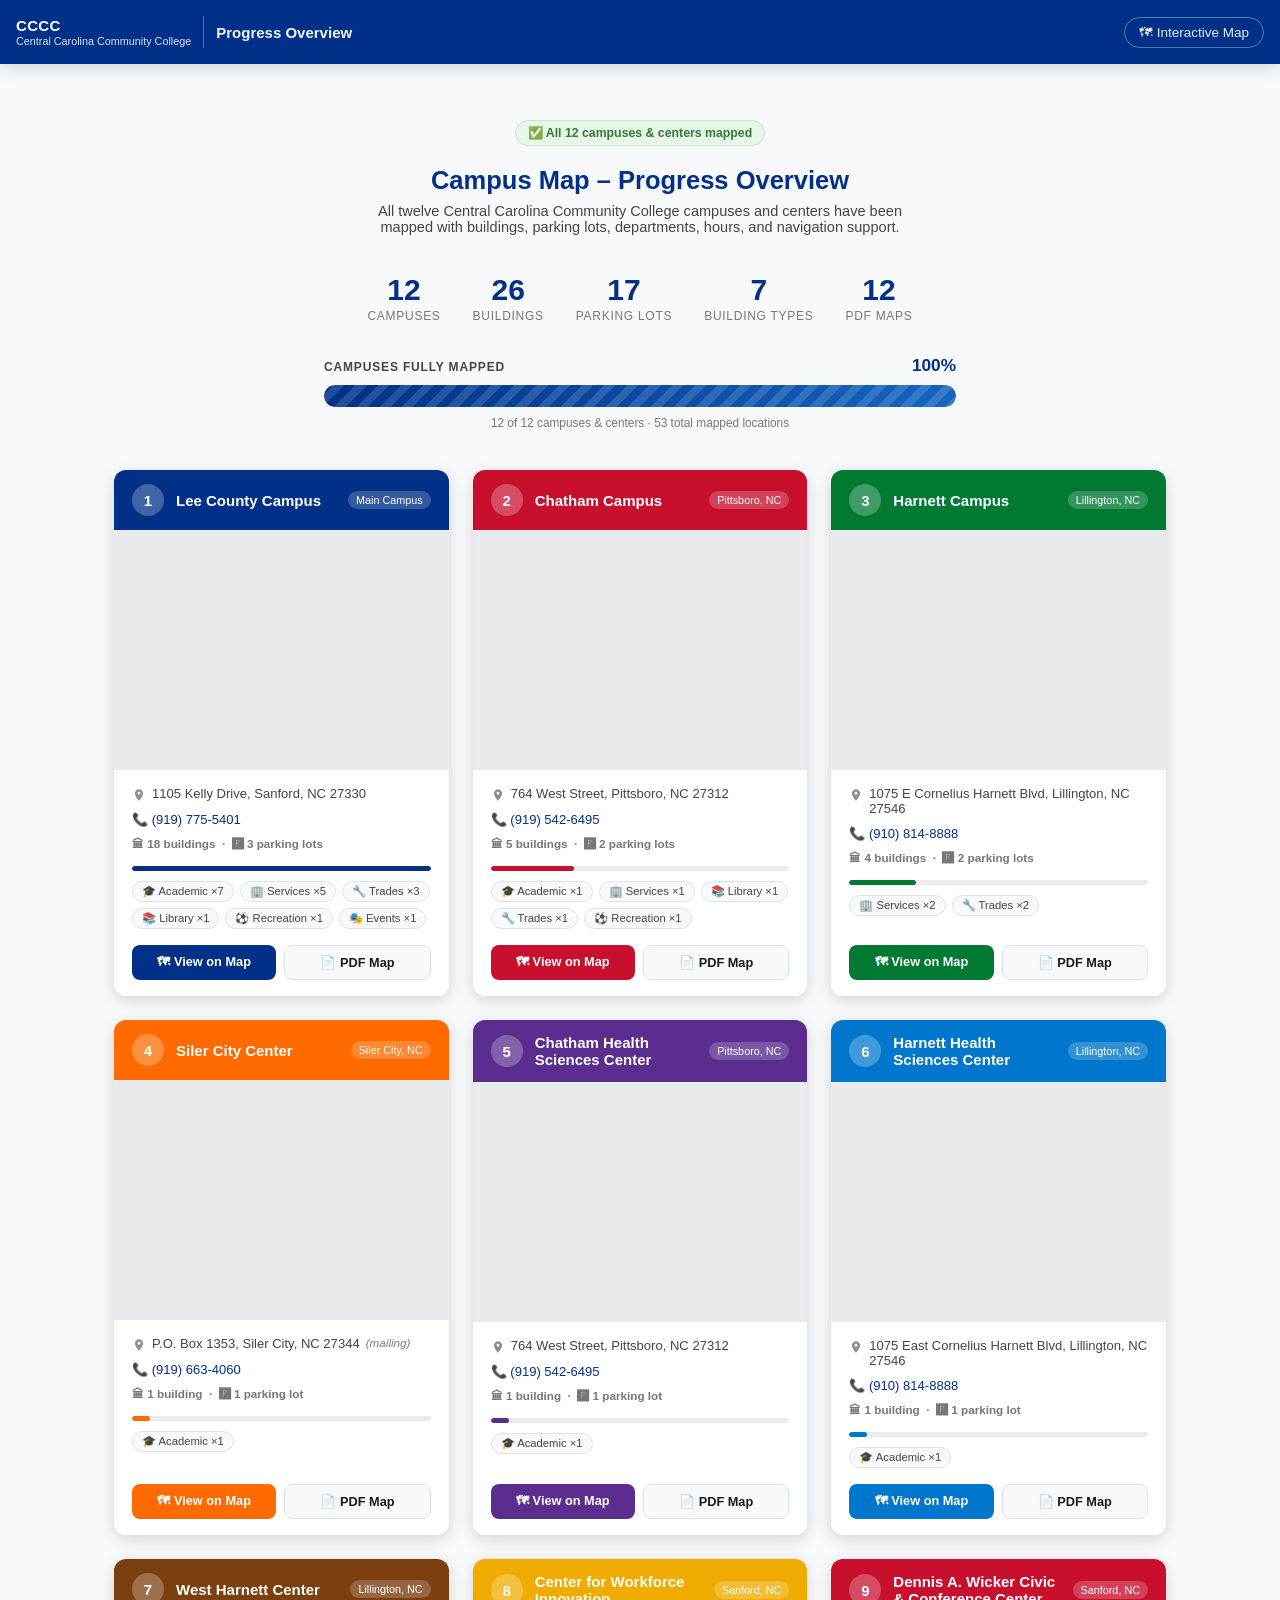
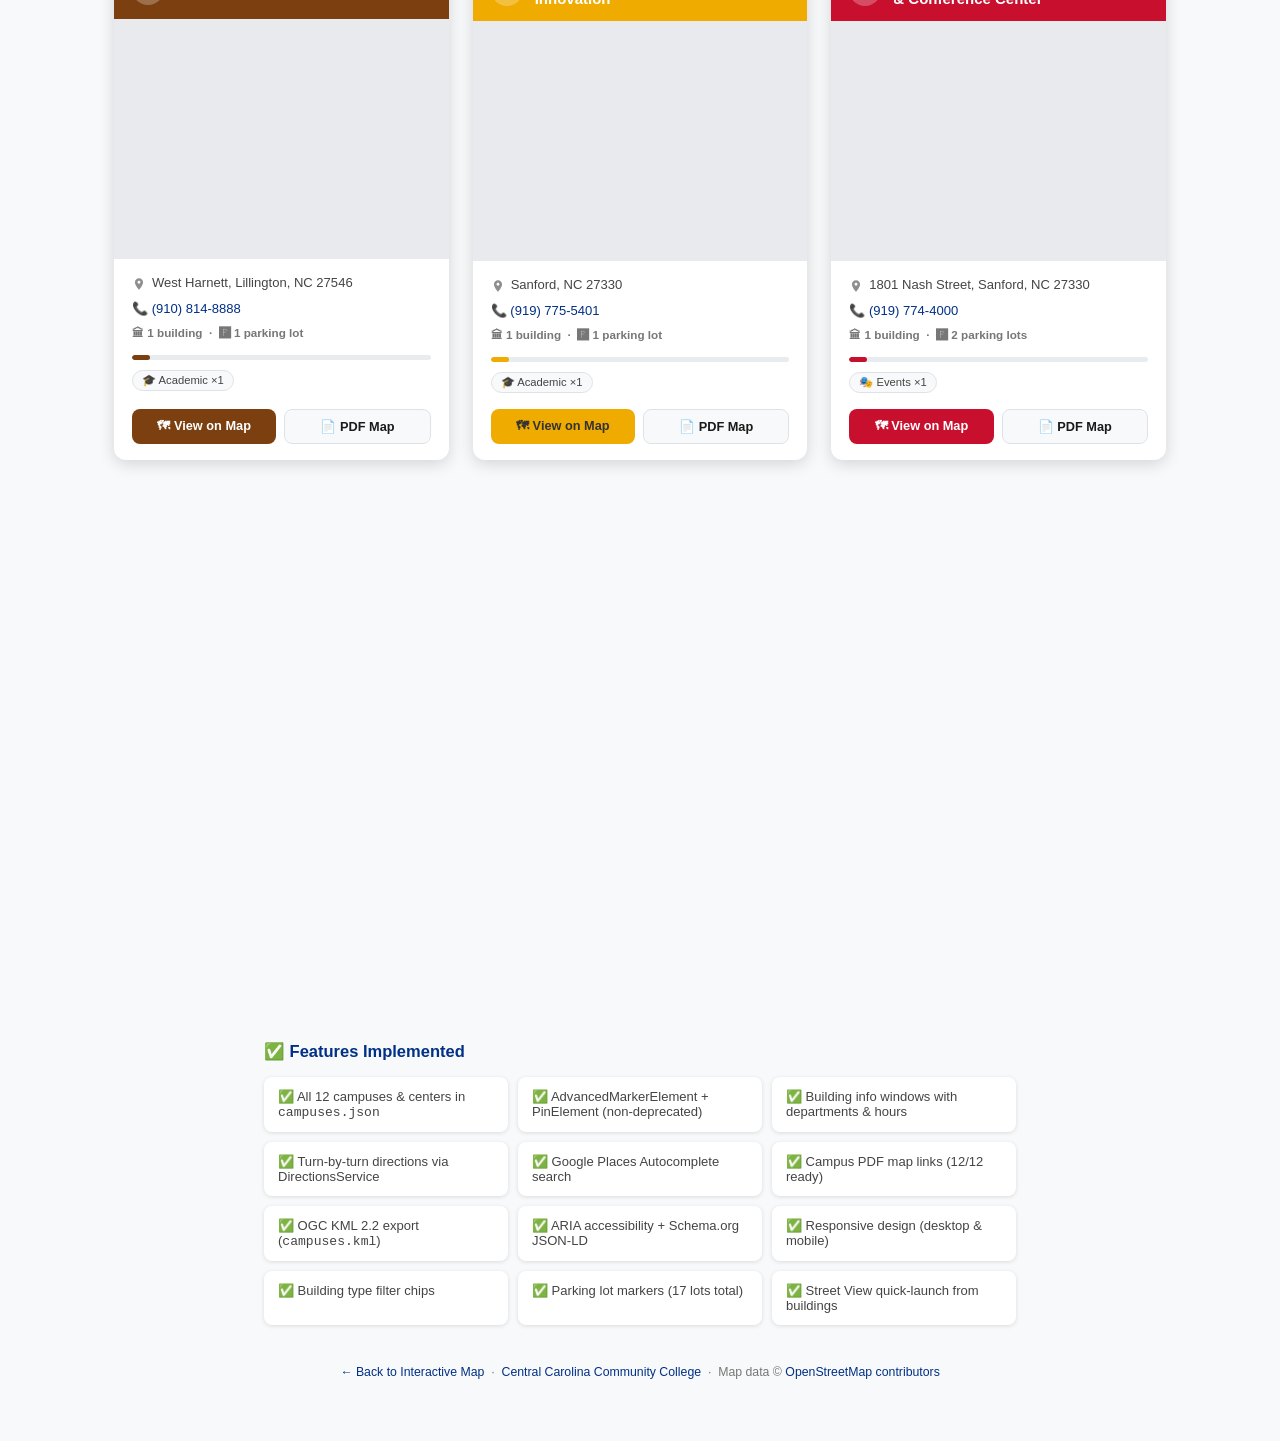
<file: progress.html>
<!DOCTYPE html>
<html lang="en">
<head>
  <meta charset="UTF-8" />
  <meta name="viewport" content="width=device-width, initial-scale=1.0" />
  <meta name="description"
        content="Progress overview of the CCCC Campus Map project – all twelve campuses and centers at a glance." />
  <title>CCCC Campus Map – Progress Overview</title>
  <link rel="stylesheet" href="css/styles.css" />
  <style>
    /* ── Progress page styles ─────────────────────────────── */

    /* Page body sits below the fixed header */
    .progress-body {
      padding-top: calc(var(--header-h) + 24px);
      padding-bottom: 48px;
      background: var(--bg-light);
      min-height: 100%;
    }

    /* Back-to-map link in header */
    .header-back-link {
      margin-left: auto;
      color: rgba(255,255,255,0.9);
      text-decoration: none;
      font-size: 0.9rem;
      font-weight: 500;
      padding: 7px 14px;
      border: 1px solid rgba(255,255,255,0.35);
      border-radius: 20px;
      white-space: nowrap;
      transition: background 0.2s;
    }
    .header-back-link:hover {
      background: rgba(255,255,255,0.18);
    }

    /* Page header text */
    .progress-hero {
      text-align: center;
      padding: 32px 16px 24px;
    }
    .progress-hero h1 {
      font-size: 1.7rem;
      font-weight: 700;
      color: var(--cccc-blue);
      margin-bottom: 8px;
    }
    .progress-hero p {
      color: var(--text-mid);
      font-size: 0.97rem;
      max-width: 540px;
      margin: 0 auto;
    }

    /* Stats bar */
    .progress-stats {
      display: flex;
      justify-content: center;
      gap: 32px;
      flex-wrap: wrap;
      padding: 16px 16px 32px;
    }
    .stat-item {
      text-align: center;
    }
    .stat-number {
      font-size: 2rem;
      font-weight: 800;
      color: var(--cccc-blue);
      line-height: 1;
    }
    .stat-label {
      font-size: 0.8rem;
      color: var(--text-light);
      margin-top: 4px;
      text-transform: uppercase;
      letter-spacing: 0.06em;
    }

    /* Campus grid */
    .campus-grid {
      display: grid;
      grid-template-columns: repeat(3, 1fr);
      gap: 24px;
      max-width: 1100px;
      margin: 0 auto;
      padding: 0 24px;
    }

    @media (max-width: 900px) {
      .campus-grid {
        grid-template-columns: repeat(2, 1fr);
      }
    }

    @media (max-width: 700px) {
      .campus-grid {
        grid-template-columns: 1fr;
        padding: 0 12px;
      }
    }

    /* Individual campus card */
    .campus-card {
      background: var(--bg-white);
      border-radius: 12px;
      box-shadow: var(--shadow-md);
      overflow: hidden;
      display: flex;
      flex-direction: column;
      transition: box-shadow 0.2s, transform 0.2s;
    }
    .campus-card:hover {
      box-shadow: var(--shadow-lg);
      transform: translateY(-2px);
    }

    /* Coloured top bar */
    .card-header {
      display: flex;
      align-items: center;
      gap: 12px;
      padding: 14px 18px;
      color: #fff;
    }
    .card-campus-number {
      width: 32px;
      height: 32px;
      border-radius: 50%;
      background: rgba(255,255,255,0.25);
      display: flex;
      align-items: center;
      justify-content: center;
      font-weight: 800;
      font-size: 1rem;
      flex-shrink: 0;
    }
    .card-campus-name {
      font-size: 1rem;
      font-weight: 700;
      flex: 1;
    }
    .card-campus-tag {
      font-size: 0.72rem;
      background: rgba(255,255,255,0.2);
      padding: 3px 8px;
      border-radius: 10px;
      white-space: nowrap;
    }

    /* Embedded map */
    .card-map {
      width: 100%;
      height: 240px;
      border: none;
      display: block;
      background: #e8eaed;
    }

    /* Card body */
    .card-body {
      padding: 16px 18px;
      flex: 1;
      display: flex;
      flex-direction: column;
      gap: 10px;
    }

    .card-address {
      font-size: 0.87rem;
      color: var(--text-mid);
      display: flex;
      align-items: flex-start;
      gap: 6px;
    }
    .card-address svg {
      flex-shrink: 0;
      margin-top: 2px;
      opacity: 0.6;
    }

    .card-phone {
      font-size: 0.87rem;
      color: var(--text-mid);
    }
    .card-phone a {
      color: var(--cccc-blue);
      text-decoration: none;
    }
    .card-phone a:hover { text-decoration: underline; }

    /* Building type chips */
    .card-types {
      display: flex;
      flex-wrap: wrap;
      gap: 6px;
    }
    .type-chip {
      font-size: 0.75rem;
      padding: 3px 9px;
      border-radius: 12px;
      background: var(--bg-light);
      border: 1px solid var(--border);
      color: var(--text-mid);
      white-space: nowrap;
    }

    /* Card footer actions */
    .card-actions {
      display: flex;
      gap: 8px;
      margin-top: auto;
      padding-top: 6px;
    }
    .card-btn {
      flex: 1;
      padding: 9px 10px;
      border-radius: 8px;
      font-size: 0.85rem;
      font-weight: 600;
      text-align: center;
      text-decoration: none;
      cursor: pointer;
      border: none;
      transition: opacity 0.15s;
    }
    .card-btn:hover { opacity: 0.85; }
    .card-btn-primary {
      color: #fff;
    }
    .card-btn-secondary {
      background: var(--bg-light);
      border: 1px solid var(--border);
      color: var(--text-dark);
    }

    /* Buildings badge */
    .card-building-count {
      font-size: 0.78rem;
      font-weight: 600;
      color: var(--text-light);
      display: flex;
      align-items: center;
      gap: 4px;
    }

    /* Progress footer */
    .progress-footer {
      text-align: center;
      padding: 40px 16px 16px;
      color: var(--text-light);
      font-size: 0.82rem;
    }
    .progress-footer a {
      color: var(--cccc-blue);
      text-decoration: none;
    }
    .progress-footer a:hover { text-decoration: underline; }

    /* Completion badge */
    .completion-badge {
      display: inline-flex;
      align-items: center;
      gap: 6px;
      background: #e8f5e9;
      color: #2e7d32;
      font-size: 0.82rem;
      font-weight: 600;
      padding: 5px 12px;
      border-radius: 16px;
      border: 1px solid #c8e6c9;
      margin-bottom: 20px;
    }

    /* ── Overall completion bar ──────────────────────── */
    .overall-progress {
      max-width: 680px;
      margin: 0 auto 40px;
      padding: 0 24px;
    }
    .overall-progress-label {
      display: flex;
      justify-content: space-between;
      align-items: baseline;
      font-size: 0.8rem;
      font-weight: 600;
      color: var(--text-mid);
      text-transform: uppercase;
      letter-spacing: 0.07em;
      margin-bottom: 9px;
    }
    .overall-progress-label .pct-value {
      font-size: 1.15rem;
      font-weight: 800;
      color: var(--cccc-blue);
      text-transform: none;
      letter-spacing: 0;
    }
    .overall-bar-track {
      height: 22px;
      background: #e9ecef;
      border-radius: 11px;
      overflow: hidden;
    }
    .overall-bar-fill {
      height: 100%;
      width: 0;
      background: linear-gradient(90deg, var(--cccc-blue) 0%, #1565c0 100%);
      border-radius: 11px;
      position: relative;
      transition: width 1.9s cubic-bezier(0.22, 0.61, 0.36, 1);
    }
    .overall-bar-fill::after {
      content: '';
      position: absolute;
      inset: 0;
      background: repeating-linear-gradient(
        -45deg,
        rgba(255,255,255,0.14) 0,
        rgba(255,255,255,0.14) 8px,
        transparent 8px,
        transparent 16px
      );
    }
    .overall-bar-sub {
      text-align: center;
      font-size: 0.79rem;
      color: var(--text-light);
      margin-top: 9px;
    }

    /* ── Per-campus building mini-bar ────────────────── */
    .building-bar-track {
      height: 5px;
      background: #e9ecef;
      border-radius: 3px;
      overflow: hidden;
      margin-top: 6px;
    }
    .building-bar-fill {
      height: 100%;
      width: 0;
      border-radius: 3px;
      transition: width 1.3s cubic-bezier(0.22, 0.61, 0.36, 1);
    }

    /* ── Card entrance animation ─────────────────────── */
    .campus-card {
      opacity: 0;
      translate: 0 18px;
      transition: box-shadow 0.2s, transform 0.2s, opacity 0.4s ease, translate 0.4s ease;
    }
    .campus-card.card-in {
      opacity: 1;
      translate: 0 0;
    }
    /* Keep hover working once card is visible */
    .campus-card.card-in:hover {
      box-shadow: var(--shadow-lg);
      transform: translateY(-2px);
    }
  </style>
</head>

<body>
  <!-- ── HEADER ──────────────────────────────────────────── -->
  <header id="header" role="banner">
    <a class="logo-wrap" href="https://www.cccc.edu" target="_blank"
       rel="noopener noreferrer" aria-label="Central Carolina Community College website">
      <div class="logo-text">
        <strong>CCCC</strong>
        <span>Central Carolina Community College</span>
      </div>
    </a>

    <div class="header-sep" aria-hidden="true"></div>
    <span class="header-title">Progress Overview</span>

    <a class="header-back-link" href="index.html" aria-label="Open the interactive campus map">
      🗺 Interactive Map
    </a>
  </header>

  <!-- ── PAGE CONTENT ────────────────────────────────────── -->
  <div class="progress-body">

    <div class="progress-hero">
      <div class="completion-badge" role="status">
        ✅ All 12 campuses &amp; centers mapped
      </div>
      <h1>Campus Map – Progress Overview</h1>
      <p>
        All twelve Central Carolina Community College campuses and centers have been mapped
        with buildings, parking lots, departments, hours, and navigation support.
      </p>
    </div>

    <!-- Summary stats -->
    <div class="progress-stats" aria-label="Project summary statistics">
      <div class="stat-item">
        <div class="stat-number">12</div>
        <div class="stat-label">Campuses</div>
      </div>
      <div class="stat-item">
        <div class="stat-number">26</div>
        <div class="stat-label">Buildings</div>
      </div>
      <div class="stat-item">
        <div class="stat-number">17</div>
        <div class="stat-label">Parking Lots</div>
      </div>
      <div class="stat-item">
        <div class="stat-number">7</div>
        <div class="stat-label">Building Types</div>
      </div>
      <div class="stat-item">
        <div class="stat-number">12</div>
        <div class="stat-label">PDF Maps</div>
      </div>
    </div>

    <!-- Overall completion bar -->
    <div class="overall-progress" aria-label="Overall mapping completion">
      <div class="overall-progress-label">
        Campuses fully mapped
        <span class="pct-value" id="overall-pct">100%</span>
      </div>
      <div class="overall-bar-track"
           role="progressbar"
           aria-valuenow="100"
           aria-valuemin="0"
           aria-valuemax="100"
           aria-label="100% of campuses mapped">
        <div class="overall-bar-fill" id="overall-bar"></div>
      </div>
      <div class="overall-bar-sub" id="overall-bar-sub"></div>
    </div>

    <!-- 2×2 campus grid -->
    <div class="campus-grid" role="list" aria-label="All CCCC campuses">

      <!-- ── 1. Lee County Campus ─────────────────────── -->
      <article class="campus-card" role="listitem" aria-label="Lee County Campus">
        <div class="card-header" style="background:#003087">
          <div class="card-campus-number" aria-hidden="true">1</div>
          <div class="card-campus-name">Lee County Campus</div>
          <span class="card-campus-tag">Main Campus</span>
        </div>

        <iframe
          class="card-map"
          loading="lazy"
          allowfullscreen
          referrerpolicy="no-referrer-when-downgrade"
          src="https://maps.google.com/maps?q=35.4796,-79.1894&z=17&output=embed"
          title="Lee County Campus map – Sanford, NC"
          aria-label="Google Map showing Lee County Campus in Sanford, NC">
        </iframe>

        <div class="card-body">
          <div class="card-address">
            <svg width="14" height="14" viewBox="0 0 24 24" fill="currentColor" aria-hidden="true">
              <path d="M12 2C8.13 2 5 5.13 5 9c0 5.25 7 13 7 13s7-7.75 7-13c0-3.87-3.13-7-7-7zm0 9.5c-1.38 0-2.5-1.12-2.5-2.5s1.12-2.5 2.5-2.5 2.5 1.12 2.5 2.5-1.12 2.5-2.5 2.5z"/>
            </svg>
            1105 Kelly Drive, Sanford, NC 27330
          </div>
          <div class="card-phone">
            📞 <a href="tel:9197755401">(919) 775-5401</a>
          </div>
          <div class="card-building-count">
            🏛 18 buildings &nbsp;·&nbsp; 🅿 3 parking lots
          </div>
          <div class="card-types" aria-label="Building types at Lee County Campus">
            <span class="type-chip">🎓 Academic ×7</span>
            <span class="type-chip">🏢 Services ×5</span>
            <span class="type-chip">🔧 Trades ×3</span>
            <span class="type-chip">📚 Library ×1</span>
            <span class="type-chip">⚽ Recreation ×1</span>
            <span class="type-chip">🎭 Events ×1</span>
          </div>
          <div class="card-actions">
            <a class="card-btn card-btn-primary"
               style="background:#003087"
               href="index.html#lee"
               aria-label="View Lee County Campus in interactive map">
              🗺 View on Map
            </a>
            <a class="card-btn card-btn-secondary"
               href="data/pdfs/lee-campus-map.pdf"
               target="_blank"
               rel="noopener noreferrer"
               aria-label="Open Lee County Campus PDF map">
              📄 PDF Map
            </a>
          </div>
        </div>
      </article>

      <!-- ── 2. Chatham Campus ─────────────────────────── -->
      <article class="campus-card" role="listitem" aria-label="Chatham Campus">
        <div class="card-header" style="background:#C8102E">
          <div class="card-campus-number" aria-hidden="true">2</div>
          <div class="card-campus-name">Chatham Campus</div>
          <span class="card-campus-tag">Pittsboro, NC</span>
        </div>

        <iframe
          class="card-map"
          loading="lazy"
          allowfullscreen
          referrerpolicy="no-referrer-when-downgrade"
          src="https://maps.google.com/maps?q=35.7233,-79.1770&z=17&output=embed"
          title="Chatham Campus map – Pittsboro, NC"
          aria-label="Google Map showing Chatham Campus in Pittsboro, NC">
        </iframe>

        <div class="card-body">
          <div class="card-address">
            <svg width="14" height="14" viewBox="0 0 24 24" fill="currentColor" aria-hidden="true">
              <path d="M12 2C8.13 2 5 5.13 5 9c0 5.25 7 13 7 13s7-7.75 7-13c0-3.87-3.13-7-7-7zm0 9.5c-1.38 0-2.5-1.12-2.5-2.5s1.12-2.5 2.5-2.5 2.5 1.12 2.5 2.5-1.12 2.5-2.5 2.5z"/>
            </svg>
            764 West Street, Pittsboro, NC 27312
          </div>
          <div class="card-phone">
            📞 <a href="tel:9195426495">(919) 542-6495</a>
          </div>
          <div class="card-building-count">
            🏛 5 buildings &nbsp;·&nbsp; 🅿 2 parking lots
          </div>
          <div class="card-types" aria-label="Building types at Chatham Campus">
            <span class="type-chip">🎓 Academic ×1</span>
            <span class="type-chip">🏢 Services ×1</span>
            <span class="type-chip">📚 Library ×1</span>
            <span class="type-chip">🔧 Trades ×1</span>
            <span class="type-chip">⚽ Recreation ×1</span>
          </div>
          <div class="card-actions">
            <a class="card-btn card-btn-primary"
               style="background:#C8102E"
               href="index.html#chatham"
               aria-label="View Chatham Campus in interactive map">
              🗺 View on Map
            </a>
            <a class="card-btn card-btn-secondary"
               href="data/pdfs/chatham-campus-map.pdf"
               target="_blank"
               rel="noopener noreferrer"
               aria-label="Open Chatham Campus PDF map">
              📄 PDF Map
            </a>
          </div>
        </div>
      </article>

      <!-- ── 3. Harnett Campus ─────────────────────────── -->
      <article class="campus-card" role="listitem" aria-label="Harnett Campus">
        <div class="card-header" style="background:#007A33">
          <div class="card-campus-number" aria-hidden="true">3</div>
          <div class="card-campus-name">Harnett Campus</div>
          <span class="card-campus-tag">Lillington, NC</span>
        </div>

        <iframe
          class="card-map"
          loading="lazy"
          allowfullscreen
          referrerpolicy="no-referrer-when-downgrade"
          src="https://maps.google.com/maps?q=35.3979,-78.8143&z=17&output=embed"
          title="Harnett Campus map – Lillington, NC"
          aria-label="Google Map showing Harnett Campus in Lillington, NC">
        </iframe>

        <div class="card-body">
          <div class="card-address">
            <svg width="14" height="14" viewBox="0 0 24 24" fill="currentColor" aria-hidden="true">
              <path d="M12 2C8.13 2 5 5.13 5 9c0 5.25 7 13 7 13s7-7.75 7-13c0-3.87-3.13-7-7-7zm0 9.5c-1.38 0-2.5-1.12-2.5-2.5s1.12-2.5 2.5-2.5 2.5 1.12 2.5 2.5-1.12 2.5-2.5 2.5z"/>
            </svg>
            1075 E Cornelius Harnett Blvd, Lillington, NC 27546
          </div>
          <div class="card-phone">
            📞 <a href="tel:9108148888">(910) 814-8888</a>
          </div>
          <div class="card-building-count">
            🏛 4 buildings &nbsp;·&nbsp; 🅿 2 parking lots
          </div>
          <div class="card-types" aria-label="Building types at Harnett Campus">
            <span class="type-chip">🏢 Services ×2</span>
            <span class="type-chip">🔧 Trades ×2</span>
          </div>
          <div class="card-actions">
            <a class="card-btn card-btn-primary"
               style="background:#007A33"
               href="index.html#harnett"
               aria-label="View Harnett Campus in interactive map">
              🗺 View on Map
            </a>
            <a class="card-btn card-btn-secondary"
               href="data/pdfs/harnett-campus-map.pdf"
               target="_blank"
               rel="noopener noreferrer"
               aria-label="Open Harnett Campus PDF map">
              📄 PDF Map
            </a>
          </div>
        </div>
      </article>

      <!-- ── 4. Siler City Center ───────────────────────── -->
      <article class="campus-card" role="listitem" aria-label="Siler City Center">
        <div class="card-header" style="background:#FF6B00">
          <div class="card-campus-number" aria-hidden="true">4</div>
          <div class="card-campus-name">Siler City Center</div>
          <span class="card-campus-tag">Siler City, NC</span>
        </div>

        <iframe
          class="card-map"
          loading="lazy"
          allowfullscreen
          referrerpolicy="no-referrer-when-downgrade"
          src="https://maps.google.com/maps?q=35.7248,-79.4644&z=17&output=embed"
          title="Siler City Center map – Siler City, NC"
          aria-label="Google Map showing Siler City Center in Siler City, NC">
        </iframe>

        <div class="card-body">
          <div class="card-address">
            <svg width="14" height="14" viewBox="0 0 24 24" fill="currentColor" aria-hidden="true">
              <path d="M12 2C8.13 2 5 5.13 5 9c0 5.25 7 13 7 13s7-7.75 7-13c0-3.87-3.13-7-7-7zm0 9.5c-1.38 0-2.5-1.12-2.5-2.5s1.12-2.5 2.5-2.5 2.5 1.12 2.5 2.5-1.12 2.5-2.5 2.5z"/>
            </svg>
            P.O. Box 1353, Siler City, NC 27344 <em style="font-size:0.78rem;opacity:0.7">(mailing)</em>
          </div>
          <div class="card-phone">
            📞 <a href="tel:9196634060">(919) 663-4060</a>
          </div>
          <div class="card-building-count">
            🏛 1 building &nbsp;·&nbsp; 🅿 1 parking lot
          </div>
          <div class="card-types" aria-label="Building types at Siler City Center">
            <span class="type-chip">🎓 Academic ×1</span>
          </div>
          <div class="card-actions">
            <a class="card-btn card-btn-primary"
               style="background:#FF6B00"
               href="index.html#siler-city"
               aria-label="View Siler City Center in interactive map">
              🗺 View on Map
            </a>
            <a class="card-btn card-btn-secondary"
               href="data/pdfs/siler-city-campus-map.pdf"
               target="_blank"
               rel="noopener noreferrer"
               aria-label="Open Siler City Center PDF map">
              📄 PDF Map
            </a>
          </div>
        </div>
      </article>

      <!-- ── 5. Chatham Health Sciences Center ──────────── -->
      <article class="campus-card" role="listitem" aria-label="Chatham Health Sciences Center">
        <div class="card-header" style="background:#5B2D8E">
          <div class="card-campus-number" aria-hidden="true">5</div>
          <div class="card-campus-name">Chatham Health Sciences Center</div>
          <span class="card-campus-tag">Pittsboro, NC</span>
        </div>

        <iframe
          class="card-map"
          loading="lazy"
          allowfullscreen
          referrerpolicy="no-referrer-when-downgrade"
          src="https://maps.google.com/maps?q=35.7225,-79.1758&z=17&output=embed"
          title="Chatham Health Sciences Center map – Pittsboro, NC"
          aria-label="Google Map showing Chatham Health Sciences Center in Pittsboro, NC">
        </iframe>

        <div class="card-body">
          <div class="card-address">
            <svg width="14" height="14" viewBox="0 0 24 24" fill="currentColor" aria-hidden="true">
              <path d="M12 2C8.13 2 5 5.13 5 9c0 5.25 7 13 7 13s7-7.75 7-13c0-3.87-3.13-7-7-7zm0 9.5c-1.38 0-2.5-1.12-2.5-2.5s1.12-2.5 2.5-2.5 2.5 1.12 2.5 2.5-1.12 2.5-2.5 2.5z"/>
            </svg>
            764 West Street, Pittsboro, NC 27312
          </div>
          <div class="card-phone">
            📞 <a href="tel:9195426495">(919) 542-6495</a>
          </div>
          <div class="card-building-count">
            🏛 1 building &nbsp;·&nbsp; 🅿 1 parking lot
          </div>
          <div class="card-types" aria-label="Building types at Chatham Health Sciences Center">
            <span class="type-chip">🎓 Academic ×1</span>
          </div>
          <div class="card-actions">
            <a class="card-btn card-btn-primary"
               style="background:#5B2D8E"
               href="index.html#chatham-health-sciences"
               aria-label="View Chatham Health Sciences Center in interactive map">
              🗺 View on Map
            </a>
            <a class="card-btn card-btn-secondary"
               href="data/pdfs/chatham-health-sciences-campus-map.pdf"
               target="_blank"
               rel="noopener noreferrer"
               aria-label="Open Chatham Health Sciences Center PDF map">
              📄 PDF Map
            </a>
          </div>
        </div>
      </article>

      <!-- ── 6. Harnett Health Sciences Center ──────────── -->
      <article class="campus-card" role="listitem" aria-label="Harnett Health Sciences Center">
        <div class="card-header" style="background:#0077CC">
          <div class="card-campus-number" aria-hidden="true">6</div>
          <div class="card-campus-name">Harnett Health Sciences Center</div>
          <span class="card-campus-tag">Lillington, NC</span>
        </div>

        <iframe
          class="card-map"
          loading="lazy"
          allowfullscreen
          referrerpolicy="no-referrer-when-downgrade"
          src="https://maps.google.com/maps?q=35.3968,-78.8158&z=17&output=embed"
          title="Harnett Health Sciences Center map – Lillington, NC"
          aria-label="Google Map showing Harnett Health Sciences Center in Lillington, NC">
        </iframe>

        <div class="card-body">
          <div class="card-address">
            <svg width="14" height="14" viewBox="0 0 24 24" fill="currentColor" aria-hidden="true">
              <path d="M12 2C8.13 2 5 5.13 5 9c0 5.25 7 13 7 13s7-7.75 7-13c0-3.87-3.13-7-7-7zm0 9.5c-1.38 0-2.5-1.12-2.5-2.5s1.12-2.5 2.5-2.5 2.5 1.12 2.5 2.5-1.12 2.5-2.5 2.5z"/>
            </svg>
            1075 East Cornelius Harnett Blvd, Lillington, NC 27546
          </div>
          <div class="card-phone">
            📞 <a href="tel:9108148888">(910) 814-8888</a>
          </div>
          <div class="card-building-count">
            🏛 1 building &nbsp;·&nbsp; 🅿 1 parking lot
          </div>
          <div class="card-types" aria-label="Building types at Harnett Health Sciences Center">
            <span class="type-chip">🎓 Academic ×1</span>
          </div>
          <div class="card-actions">
            <a class="card-btn card-btn-primary"
               style="background:#0077CC"
               href="index.html#harnett-health-sciences"
               aria-label="View Harnett Health Sciences Center in interactive map">
              🗺 View on Map
            </a>
            <a class="card-btn card-btn-secondary"
               href="data/pdfs/harnett-health-sciences-campus-map.pdf"
               target="_blank"
               rel="noopener noreferrer"
               aria-label="Open Harnett Health Sciences Center PDF map">
              📄 PDF Map
            </a>
          </div>
        </div>
      </article>

      <!-- ── 7. West Harnett Center ──────────────────────── -->
      <article class="campus-card" role="listitem" aria-label="West Harnett Center">
        <div class="card-header" style="background:#7C4010">
          <div class="card-campus-number" aria-hidden="true">7</div>
          <div class="card-campus-name">West Harnett Center</div>
          <span class="card-campus-tag">Lillington, NC</span>
        </div>

        <iframe
          class="card-map"
          loading="lazy"
          allowfullscreen
          referrerpolicy="no-referrer-when-downgrade"
          src="https://maps.google.com/maps?q=35.3800,-78.8400&z=16&output=embed"
          title="West Harnett Center map – Lillington, NC"
          aria-label="Google Map showing West Harnett Center in Lillington, NC">
        </iframe>

        <div class="card-body">
          <div class="card-address">
            <svg width="14" height="14" viewBox="0 0 24 24" fill="currentColor" aria-hidden="true">
              <path d="M12 2C8.13 2 5 5.13 5 9c0 5.25 7 13 7 13s7-7.75 7-13c0-3.87-3.13-7-7-7zm0 9.5c-1.38 0-2.5-1.12-2.5-2.5s1.12-2.5 2.5-2.5 2.5 1.12 2.5 2.5-1.12 2.5-2.5 2.5z"/>
            </svg>
            West Harnett, Lillington, NC 27546
          </div>
          <div class="card-phone">
            📞 <a href="tel:9108148888">(910) 814-8888</a>
          </div>
          <div class="card-building-count">
            🏛 1 building &nbsp;·&nbsp; 🅿 1 parking lot
          </div>
          <div class="card-types" aria-label="Building types at West Harnett Center">
            <span class="type-chip">🎓 Academic ×1</span>
          </div>
          <div class="card-actions">
            <a class="card-btn card-btn-primary"
               style="background:#7C4010"
               href="index.html#west-harnett"
               aria-label="View West Harnett Center in interactive map">
              🗺 View on Map
            </a>
            <a class="card-btn card-btn-secondary"
               href="data/pdfs/west-harnett-campus-map.pdf"
               target="_blank"
               rel="noopener noreferrer"
               aria-label="Open West Harnett Center PDF map">
              📄 PDF Map
            </a>
          </div>
        </div>
      </article>

      <!-- ── 8. Center for Workforce Innovation ─────────── -->
      <article class="campus-card" role="listitem" aria-label="Center for Workforce Innovation">
        <div class="card-header" style="background:#F0AB00">
          <div class="card-campus-number" aria-hidden="true">8</div>
          <div class="card-campus-name">Center for Workforce Innovation</div>
          <span class="card-campus-tag">Sanford, NC</span>
        </div>

        <iframe
          class="card-map"
          loading="lazy"
          allowfullscreen
          referrerpolicy="no-referrer-when-downgrade"
          src="https://maps.google.com/maps?q=35.4740,-79.1825&z=17&output=embed"
          title="Center for Workforce Innovation map – Sanford, NC"
          aria-label="Google Map showing Center for Workforce Innovation in Sanford, NC">
        </iframe>

        <div class="card-body">
          <div class="card-address">
            <svg width="14" height="14" viewBox="0 0 24 24" fill="currentColor" aria-hidden="true">
              <path d="M12 2C8.13 2 5 5.13 5 9c0 5.25 7 13 7 13s7-7.75 7-13c0-3.87-3.13-7-7-7zm0 9.5c-1.38 0-2.5-1.12-2.5-2.5s1.12-2.5 2.5-2.5 2.5 1.12 2.5 2.5-1.12 2.5-2.5 2.5z"/>
            </svg>
            Sanford, NC 27330
          </div>
          <div class="card-phone">
            📞 <a href="tel:9197755401">(919) 775-5401</a>
          </div>
          <div class="card-building-count">
            🏛 1 building &nbsp;·&nbsp; 🅿 1 parking lot
          </div>
          <div class="card-types" aria-label="Building types at Center for Workforce Innovation">
            <span class="type-chip">🎓 Academic ×1</span>
          </div>
          <div class="card-actions">
            <a class="card-btn card-btn-primary"
               style="background:#F0AB00;color:#333"
               href="index.html#workforce-innovation"
               aria-label="View Center for Workforce Innovation in interactive map">
              🗺 View on Map
            </a>
            <a class="card-btn card-btn-secondary"
               href="data/pdfs/center-for-workforce-innovation-campus-map.pdf"
               target="_blank"
               rel="noopener noreferrer"
               aria-label="Open Center for Workforce Innovation PDF map">
              📄 PDF Map
            </a>
          </div>
        </div>
      </article>

      <!-- ── 9. Dennis A. Wicker Civic & Conference Center ─ -->
      <article class="campus-card" role="listitem" aria-label="Dennis A. Wicker Civic and Conference Center">
        <div class="card-header" style="background:#C8102E">
          <div class="card-campus-number" aria-hidden="true">9</div>
          <div class="card-campus-name">Dennis A. Wicker Civic &amp; Conference Center</div>
          <span class="card-campus-tag">Sanford, NC</span>
        </div>

        <iframe
          class="card-map"
          loading="lazy"
          allowfullscreen
          referrerpolicy="no-referrer-when-downgrade"
          src="https://maps.google.com/maps?q=35.4760,-79.1843&z=17&output=embed"
          title="Dennis A. Wicker Civic and Conference Center map – Sanford, NC"
          aria-label="Google Map showing Dennis A. Wicker Civic and Conference Center in Sanford, NC">
        </iframe>

        <div class="card-body">
          <div class="card-address">
            <svg width="14" height="14" viewBox="0 0 24 24" fill="currentColor" aria-hidden="true">
              <path d="M12 2C8.13 2 5 5.13 5 9c0 5.25 7 13 7 13s7-7.75 7-13c0-3.87-3.13-7-7-7zm0 9.5c-1.38 0-2.5-1.12-2.5-2.5s1.12-2.5 2.5-2.5 2.5 1.12 2.5 2.5-1.12 2.5-2.5 2.5z"/>
            </svg>
            1801 Nash Street, Sanford, NC 27330
          </div>
          <div class="card-phone">
            📞 <a href="tel:9197744000">(919) 774-4000</a>
          </div>
          <div class="card-building-count">
            🏛 1 building &nbsp;·&nbsp; 🅿 2 parking lots
          </div>
          <div class="card-types" aria-label="Building types at Dennis A. Wicker Civic and Conference Center">
            <span class="type-chip">🎭 Events ×1</span>
          </div>
          <div class="card-actions">
            <a class="card-btn card-btn-primary"
               style="background:#C8102E"
               href="index.html#dennis-wicker"
               aria-label="View Dennis A. Wicker Civic and Conference Center in interactive map">
              🗺 View on Map
            </a>
            <a class="card-btn card-btn-secondary"
               href="data/pdfs/dennis-a-wicker-civic-conference-campus-map.pdf"
               target="_blank"
               rel="noopener noreferrer"
               aria-label="Open Dennis A. Wicker Civic and Conference Center PDF map">
              📄 PDF Map
            </a>
          </div>
        </div>
      </article>

      <!-- ── 10. Emergency Services Training Center ──────── -->
      <article class="campus-card" role="listitem" aria-label="Emergency Services Training Center">
        <div class="card-header" style="background:#CC3300">
          <div class="card-campus-number" aria-hidden="true">10</div>
          <div class="card-campus-name">Emergency Services Training Center</div>
          <span class="card-campus-tag">Harnett County, NC</span>
        </div>

        <iframe
          class="card-map"
          loading="lazy"
          allowfullscreen
          referrerpolicy="no-referrer-when-downgrade"
          src="https://maps.google.com/maps?q=35.3810,-78.8050&z=16&output=embed"
          title="Emergency Services Training Center map – Harnett County, NC"
          aria-label="Google Map showing Emergency Services Training Center in Harnett County, NC">
        </iframe>

        <div class="card-body">
          <div class="card-address">
            <svg width="14" height="14" viewBox="0 0 24 24" fill="currentColor" aria-hidden="true">
              <path d="M12 2C8.13 2 5 5.13 5 9c0 5.25 7 13 7 13s7-7.75 7-13c0-3.87-3.13-7-7-7zm0 9.5c-1.38 0-2.5-1.12-2.5-2.5s1.12-2.5 2.5-2.5 2.5 1.12 2.5 2.5-1.12 2.5-2.5 2.5z"/>
            </svg>
            Harnett County, NC 27546
          </div>
          <div class="card-phone">
            📞 <a href="tel:9108148888">(910) 814-8888</a>
          </div>
          <div class="card-building-count">
            🏛 1 building &nbsp;·&nbsp; 🅿 1 parking lot
          </div>
          <div class="card-types" aria-label="Building types at Emergency Services Training Center">
            <span class="type-chip">🎓 Academic ×1</span>
          </div>
          <div class="card-actions">
            <a class="card-btn card-btn-primary"
               style="background:#CC3300"
               href="index.html#emergency-services-training"
               aria-label="View Emergency Services Training Center in interactive map">
              🗺 View on Map
            </a>
            <a class="card-btn card-btn-secondary"
               href="data/pdfs/emergency-services-training-campus-map.pdf"
               target="_blank"
               rel="noopener noreferrer"
               aria-label="Open Emergency Services Training Center PDF map">
              📄 PDF Map
            </a>
          </div>
        </div>
      </article>

      <!-- ── 11. Dunn Center ─────────────────────────────── -->
      <article class="campus-card" role="listitem" aria-label="Dunn Center">
        <div class="card-header" style="background:#003087">
          <div class="card-campus-number" aria-hidden="true">11</div>
          <div class="card-campus-name">Dunn Center</div>
          <span class="card-campus-tag">Dunn, NC</span>
        </div>

        <iframe
          class="card-map"
          loading="lazy"
          allowfullscreen
          referrerpolicy="no-referrer-when-downgrade"
          src="https://maps.google.com/maps?q=35.3133,-78.6190&z=16&output=embed"
          title="Dunn Center map – Dunn, NC"
          aria-label="Google Map showing Dunn Center in Dunn, NC">
        </iframe>

        <div class="card-body">
          <div class="card-address">
            <svg width="14" height="14" viewBox="0 0 24 24" fill="currentColor" aria-hidden="true">
              <path d="M12 2C8.13 2 5 5.13 5 9c0 5.25 7 13 7 13s7-7.75 7-13c0-3.87-3.13-7-7-7zm0 9.5c-1.38 0-2.5-1.12-2.5-2.5s1.12-2.5 2.5-2.5 2.5 1.12 2.5 2.5-1.12 2.5-2.5 2.5z"/>
            </svg>
            Dunn, NC 28334
          </div>
          <div class="card-phone">
            📞 <a href="tel:9108148888">(910) 814-8888</a>
          </div>
          <div class="card-building-count">
            🏛 1 building &nbsp;·&nbsp; 🅿 1 parking lot
          </div>
          <div class="card-types" aria-label="Building types at Dunn Center">
            <span class="type-chip">🎓 Academic ×1</span>
          </div>
          <div class="card-actions">
            <a class="card-btn card-btn-primary"
               style="background:#003087"
               href="index.html#dunn"
               aria-label="View Dunn Center in interactive map">
              🗺 View on Map
            </a>
            <a class="card-btn card-btn-secondary"
               href="data/pdfs/dunn-campus-map.pdf"
               target="_blank"
               rel="noopener noreferrer"
               aria-label="Open Dunn Center PDF map">
              📄 PDF Map
            </a>
          </div>
        </div>
      </article>

      <!-- ── 12. Moore Center ────────────────────────────── -->
      <article class="campus-card" role="listitem" aria-label="Moore Center">
        <div class="card-header" style="background:#007A33">
          <div class="card-campus-number" aria-hidden="true">12</div>
          <div class="card-campus-name">Moore Center</div>
          <span class="card-campus-tag">Carthage, NC</span>
        </div>

        <iframe
          class="card-map"
          loading="lazy"
          allowfullscreen
          referrerpolicy="no-referrer-when-downgrade"
          src="https://maps.google.com/maps?q=35.3501,-79.4128&z=16&output=embed"
          title="Moore Center map – Carthage, NC"
          aria-label="Google Map showing Moore Center in Carthage, NC">
        </iframe>

        <div class="card-body">
          <div class="card-address">
            <svg width="14" height="14" viewBox="0 0 24 24" fill="currentColor" aria-hidden="true">
              <path d="M12 2C8.13 2 5 5.13 5 9c0 5.25 7 13 7 13s7-7.75 7-13c0-3.87-3.13-7-7-7zm0 9.5c-1.38 0-2.5-1.12-2.5-2.5s1.12-2.5 2.5-2.5 2.5 1.12 2.5 2.5-1.12 2.5-2.5 2.5z"/>
            </svg>
            Carthage, NC 28327
          </div>
          <div class="card-phone">
            📞 <a href="tel:9109473931">(910) 947-3931</a>
          </div>
          <div class="card-building-count">
            🏛 1 building &nbsp;·&nbsp; 🅿 1 parking lot
          </div>
          <div class="card-types" aria-label="Building types at Moore Center">
            <span class="type-chip">🎓 Academic ×1</span>
          </div>
          <div class="card-actions">
            <a class="card-btn card-btn-primary"
               style="background:#007A33"
               href="index.html#moore"
               aria-label="View Moore Center in interactive map">
              🗺 View on Map
            </a>
            <a class="card-btn card-btn-secondary"
               href="data/pdfs/moore-campus-map.pdf"
               target="_blank"
               rel="noopener noreferrer"
               aria-label="Open Moore Center PDF map">
              📄 PDF Map
            </a>
          </div>
        </div>
      </article>

    </div><!-- /campus-grid -->

    <!-- Feature checklist -->
    <section aria-labelledby="features-heading"
             style="max-width:800px;margin:40px auto 0;padding:0 24px;">
      <h2 id="features-heading"
          style="font-size:1.1rem;color:var(--cccc-blue);margin-bottom:16px;font-weight:700;">
        ✅ Features Implemented
      </h2>
      <div style="display:grid;grid-template-columns:repeat(auto-fit,minmax(220px,1fr));gap:10px;">
        <div style="background:#fff;border-radius:8px;padding:12px 14px;box-shadow:var(--shadow-sm);font-size:0.87rem;color:var(--text-mid);">
          ✅ All 12 campuses &amp; centers in <code>campuses.json</code>
        </div>
        <div style="background:#fff;border-radius:8px;padding:12px 14px;box-shadow:var(--shadow-sm);font-size:0.87rem;color:var(--text-mid);">
          ✅ AdvancedMarkerElement + PinElement (non-deprecated)
        </div>
        <div style="background:#fff;border-radius:8px;padding:12px 14px;box-shadow:var(--shadow-sm);font-size:0.87rem;color:var(--text-mid);">
          ✅ Building info windows with departments &amp; hours
        </div>
        <div style="background:#fff;border-radius:8px;padding:12px 14px;box-shadow:var(--shadow-sm);font-size:0.87rem;color:var(--text-mid);">
          ✅ Turn-by-turn directions via DirectionsService
        </div>
        <div style="background:#fff;border-radius:8px;padding:12px 14px;box-shadow:var(--shadow-sm);font-size:0.87rem;color:var(--text-mid);">
          ✅ Google Places Autocomplete search
        </div>
        <div style="background:#fff;border-radius:8px;padding:12px 14px;box-shadow:var(--shadow-sm);font-size:0.87rem;color:var(--text-mid);">
          ✅ Campus PDF map links (12/12 ready)
        </div>
        <div style="background:#fff;border-radius:8px;padding:12px 14px;box-shadow:var(--shadow-sm);font-size:0.87rem;color:var(--text-mid);">
          ✅ OGC KML 2.2 export (<code>campuses.kml</code>)
        </div>
        <div style="background:#fff;border-radius:8px;padding:12px 14px;box-shadow:var(--shadow-sm);font-size:0.87rem;color:var(--text-mid);">
          ✅ ARIA accessibility + Schema.org JSON-LD
        </div>
        <div style="background:#fff;border-radius:8px;padding:12px 14px;box-shadow:var(--shadow-sm);font-size:0.87rem;color:var(--text-mid);">
          ✅ Responsive design (desktop &amp; mobile)
        </div>
        <div style="background:#fff;border-radius:8px;padding:12px 14px;box-shadow:var(--shadow-sm);font-size:0.87rem;color:var(--text-mid);">
          ✅ Building type filter chips
        </div>
        <div style="background:#fff;border-radius:8px;padding:12px 14px;box-shadow:var(--shadow-sm);font-size:0.87rem;color:var(--text-mid);">
          ✅ Parking lot markers (17 lots total)
        </div>
        <div style="background:#fff;border-radius:8px;padding:12px 14px;box-shadow:var(--shadow-sm);font-size:0.87rem;color:var(--text-mid);">
          ✅ Street View quick-launch from buildings
        </div>
      </div>
    </section>

    <footer class="progress-footer" role="contentinfo">
      <p>
        <a href="index.html">← Back to Interactive Map</a>
        &nbsp;·&nbsp;
        <a href="https://www.cccc.edu" target="_blank" rel="noopener noreferrer">
          Central Carolina Community College
        </a>
        &nbsp;·&nbsp;
        Map data © <a href="https://www.openstreetmap.org/copyright"
                      target="_blank" rel="noopener noreferrer">OpenStreetMap contributors</a>
      </p>
    </footer>

  </div><!-- /progress-body -->

  <script>
    /* ── Progress page animations ───────────────────────── */
    (function () {
      'use strict';

      var MAX_BUILDINGS = 1; /* computed dynamically below */

      /* 1 ── Animate stat counter numbers (0 → target) */
      function animateCounters() {
        var counters = document.querySelectorAll('.stat-number');
        counters.forEach(function (el) {
          var target = parseInt(el.textContent, 10);
          if (!isFinite(target)) return;
          var startTime = null;
          var duration = 1100;
          el.textContent = '0';
          function step(ts) {
            if (!startTime) startTime = ts;
            var progress = Math.min((ts - startTime) / duration, 1);
            var eased = 1 - Math.pow(1 - progress, 3); /* ease-out cubic */
            el.textContent = String(Math.round(eased * target));
            if (progress < 1) {
              requestAnimationFrame(step);
            } else {
              el.textContent = String(target);
            }
          }
          requestAnimationFrame(step);
        });
      }

      /* 2 ── Fill the overall completion bar and populate sub-label dynamically */
      function animateOverallBar() {
        var bar = document.getElementById('overall-bar');
        var sub = document.getElementById('overall-bar-sub');
        var cards = document.querySelectorAll('.campus-card');
        var totalCampuses = cards.length;
        var totalLocations = 0;

        cards.forEach(function (card) {
          var countEl = card.querySelector('.card-building-count');
          if (!countEl) return;
          var bMatch = countEl.textContent.match(/(\d+)\s+building/);
          var pMatch = countEl.textContent.match(/(\d+)\s+parking/);
          var bCount = bMatch ? parseInt(bMatch[1], 10) : 0;
          var pCount = pMatch ? parseInt(pMatch[1], 10) : 0;
          totalLocations += bCount + pCount;
          if (bCount > MAX_BUILDINGS) MAX_BUILDINGS = bCount;
        });

        if (sub) {
          sub.textContent = totalCampuses + ' of ' + totalCampuses +
            ' campuses & centers \u00b7 ' + totalLocations + ' total mapped locations';
        }

        if (bar) {
          requestAnimationFrame(function () {
            bar.style.width = '100%';
          });
        }
      }

      /* 3 ── Inject and animate per-campus building mini-bars */
      function buildMiniBars() {
        var cards = document.querySelectorAll('.campus-card');
        cards.forEach(function (card) {
          var countEl = card.querySelector('.card-building-count');
          if (!countEl) return;
          var header = card.querySelector('.card-header');
          var color = (header && header.style.background) ? header.style.background : 'var(--cccc-blue)';
          var match = countEl.textContent.match(/(\d+)\s+building/);
          var count = match ? parseInt(match[1], 10) : 0;
          var pct = Math.max((count / MAX_BUILDINGS) * 100, 6); /* min 6% so it's visible */

          var track = document.createElement('div');
          track.className = 'building-bar-track';
          track.setAttribute('aria-hidden', 'true');
          track.setAttribute('title', count + (count === 1 ? ' building' : ' buildings') + ' mapped');

          var fill = document.createElement('div');
          fill.className = 'building-bar-fill';
          fill.style.background = color;
          fill.dataset.target = pct.toFixed(1);

          track.appendChild(fill);
          countEl.insertAdjacentElement('afterend', track);
        });

        /* Trigger fill animation after brief delay so transition fires */
        setTimeout(function () {
          document.querySelectorAll('.building-bar-fill').forEach(function (fill) {
            fill.style.width = fill.dataset.target + '%';
          });
        }, 350);
      }

      /* 4 ── Staggered card entrance using IntersectionObserver */
      function staggerCards() {
        var cards = Array.from(document.querySelectorAll('.campus-card'));
        var observer = new IntersectionObserver(function (entries) {
          entries.forEach(function (entry) {
            if (entry.isIntersecting) {
              var card = entry.target;
              var idx = cards.indexOf(card);
              setTimeout(function () {
                card.classList.add('card-in');
              }, idx * 60);
              observer.unobserve(card);
            }
          });
        }, { threshold: 0.05 });
        cards.forEach(function (card) { observer.observe(card); });
      }

      document.addEventListener('DOMContentLoaded', function () {
        animateCounters();
        animateOverallBar();
        buildMiniBars();
        staggerCards();
      });
    }());
  </script>
</body>
</html>
</file>
<file: css/styles.css>
/* ============================================================
   CCCC Campus Map – Stylesheet
   Central Carolina Community College
   ============================================================ */

/* --- Reset & Base ----------------------------------------- */
*, *::before, *::after {
  box-sizing: border-box;
  margin: 0;
  padding: 0;
}

:root {
  --cccc-blue:   #003087;
  --cccc-red:    #C8102E;
  --cccc-green:  #007A33;
  --cccc-orange: #FF6B00;
  --cccc-gold:   #F0AB00;
  --text-dark:   #1a1a1a;
  --text-mid:    #444;
  --text-light:  #777;
  --bg-light:    #f8f9fa;
  --bg-white:    #ffffff;
  --border:      #dee2e6;
  --shadow-sm:   0 1px 4px rgba(0,0,0,0.12);
  --shadow-md:   0 4px 16px rgba(0,0,0,0.15);
  --shadow-lg:   0 8px 32px rgba(0,0,0,0.18);
  --radius:      8px;
  --sidebar-w:   340px;
  --header-h:    64px;
}

html, body {
  height: 100%;
  font-family: 'Segoe UI', 'Roboto', Arial, sans-serif;
  font-size: 15px;
  color: var(--text-dark);
  background: var(--bg-light);
}

/* --- Header ----------------------------------------------- */
#header {
  position: fixed;
  top: 0;
  left: 0;
  right: 0;
  height: var(--header-h);
  background: var(--cccc-blue);
  color: #fff;
  display: flex;
  align-items: center;
  padding: 0 16px;
  gap: 12px;
  z-index: 1000;
  box-shadow: var(--shadow-md);
}

#header .logo-wrap {
  display: flex;
  align-items: center;
  gap: 10px;
  text-decoration: none;
  color: inherit;
  flex-shrink: 0;
}

#header .logo-wrap img {
  height: 40px;
  width: auto;
}

#header .logo-text {
  display: flex;
  flex-direction: column;
  line-height: 1.2;
}

#header .logo-text strong {
  font-size: 1rem;
  font-weight: 700;
  letter-spacing: 0.02em;
}

#header .logo-text span {
  font-size: 0.72rem;
  opacity: 0.85;
}

#header .header-sep {
  width: 1px;
  height: 32px;
  background: rgba(255,255,255,0.3);
  flex-shrink: 0;
}

#header .header-title {
  font-size: 1rem;
  font-weight: 600;
  opacity: 0.95;
  white-space: nowrap;
}

/* Progress overview link in header */
.header-progress-link {
  color: rgba(255,255,255,0.9);
  text-decoration: none;
  font-size: 0.88rem;
  font-weight: 500;
  padding: 6px 13px;
  border: 1px solid rgba(255,255,255,0.35);
  border-radius: 20px;
  white-space: nowrap;
  flex-shrink: 0;
  transition: background 0.2s;
}
.header-progress-link:hover {
  background: rgba(255,255,255,0.18);
}

/* Search bar in header */
#search-wrap {
  flex: 1;
  display: flex;
  align-items: center;
  max-width: 480px;
  margin-left: auto;
  position: relative;
}

#search-input {
  width: 100%;
  padding: 9px 40px 9px 14px;
  border: none;
  border-radius: 24px;
  font-size: 0.93rem;
  background: rgba(255,255,255,0.15);
  color: #fff;
  outline: none;
  transition: background 0.2s;
}

#search-input::placeholder { color: rgba(255,255,255,0.65); }

#search-input:focus {
  background: rgba(255,255,255,0.22);
}

#search-clear {
  position: absolute;
  right: 10px;
  top: 50%;
  transform: translateY(-50%);
  background: none;
  border: none;
  color: rgba(255,255,255,0.75);
  cursor: pointer;
  font-size: 1.1rem;
  padding: 4px;
  display: none;
  line-height: 1;
}

#search-clear:hover { color: #fff; }

/* Search results dropdown */
#search-results {
  position: absolute;
  top: calc(100% + 6px);
  left: 0;
  right: 0;
  background: var(--bg-white);
  border-radius: var(--radius);
  box-shadow: var(--shadow-lg);
  max-height: 360px;
  overflow-y: auto;
  z-index: 2000;
  display: none;
}

#search-results.visible { display: block; }

.search-result-item {
  display: flex;
  align-items: center;
  gap: 12px;
  padding: 10px 14px;
  cursor: pointer;
  border-bottom: 1px solid var(--border);
  transition: background 0.15s;
}

.search-result-item:last-child { border-bottom: none; }
.search-result-item:hover { background: #f0f4ff; }

.sri-icon {
  width: 32px;
  height: 32px;
  border-radius: 50%;
  display: flex;
  align-items: center;
  justify-content: center;
  font-size: 0.8rem;
  font-weight: 700;
  color: #fff;
  flex-shrink: 0;
}

.sri-text { flex: 1; min-width: 0; }

.sri-name {
  font-size: 0.9rem;
  font-weight: 600;
  color: var(--text-dark);
  white-space: nowrap;
  overflow: hidden;
  text-overflow: ellipsis;
}

.sri-sub {
  font-size: 0.78rem;
  color: var(--text-light);
  white-space: nowrap;
  overflow: hidden;
  text-overflow: ellipsis;
}

.search-no-results {
  padding: 16px;
  text-align: center;
  color: var(--text-light);
  font-size: 0.9rem;
}

/* --- Layout ----------------------------------------------- */
#app {
  display: flex;
  height: 100vh;
  padding-top: var(--header-h);
}

/* --- Sidebar ---------------------------------------------- */
#sidebar {
  width: var(--sidebar-w);
  flex-shrink: 0;
  background: var(--bg-white);
  border-right: 1px solid var(--border);
  display: flex;
  flex-direction: column;
  overflow: hidden;
  z-index: 100;
  box-shadow: 2px 0 8px rgba(0,0,0,0.06);
}

#sidebar-header {
  padding: 14px 16px 10px;
  border-bottom: 1px solid var(--border);
  background: var(--bg-white);
}

#sidebar-header h2 {
  font-size: 0.85rem;
  font-weight: 700;
  text-transform: uppercase;
  letter-spacing: 0.06em;
  color: var(--text-light);
}

/* Campus tabs */
#campus-tabs {
  display: flex;
  flex-wrap: wrap;
  gap: 6px;
  padding: 10px 16px;
  border-bottom: 1px solid var(--border);
  background: var(--bg-white);
}

.campus-tab {
  padding: 5px 12px;
  border-radius: 16px;
  border: 2px solid;
  font-size: 0.8rem;
  font-weight: 600;
  cursor: pointer;
  background: transparent;
  transition: background 0.2s, color 0.2s;
  white-space: nowrap;
}

.campus-tab.active {
  color: #fff;
}

/* Building filter tabs */
#filter-bar {
  display: flex;
  gap: 4px;
  padding: 8px 12px;
  border-bottom: 1px solid var(--border);
  background: var(--bg-light);
  overflow-x: auto;
  scrollbar-width: none;
}

#filter-bar::-webkit-scrollbar { display: none; }

.filter-btn {
  padding: 4px 10px;
  border-radius: 12px;
  border: 1.5px solid var(--border);
  font-size: 0.75rem;
  font-weight: 600;
  cursor: pointer;
  background: var(--bg-white);
  color: var(--text-mid);
  white-space: nowrap;
  transition: background 0.15s, border-color 0.15s, color 0.15s;
}

.filter-btn.active {
  background: var(--cccc-blue);
  border-color: var(--cccc-blue);
  color: #fff;
}

/* Building list */
#building-list {
  flex: 1;
  overflow-y: auto;
  padding: 8px 0;
}

.building-item {
  display: flex;
  align-items: center;
  gap: 10px;
  padding: 10px 16px;
  cursor: pointer;
  border-bottom: 1px solid #f0f0f0;
  transition: background 0.15s;
}

.building-item:hover { background: #f0f4ff; }
.building-item.selected { background: #e8eeff; }

.bi-badge {
  min-width: 38px;
  height: 38px;
  border-radius: var(--radius);
  display: flex;
  align-items: center;
  justify-content: center;
  font-size: 0.72rem;
  font-weight: 700;
  color: #fff;
  flex-shrink: 0;
}

.bi-text { flex: 1; min-width: 0; }

.bi-name {
  font-size: 0.9rem;
  font-weight: 600;
  color: var(--text-dark);
  white-space: nowrap;
  overflow: hidden;
  text-overflow: ellipsis;
}

.bi-type {
  font-size: 0.75rem;
  color: var(--text-light);
  text-transform: capitalize;
}

.bi-arrow {
  color: var(--text-light);
  font-size: 0.85rem;
  flex-shrink: 0;
}

/* Sidebar campus info panel */
#campus-info {
  border-top: 1px solid var(--border);
  padding: 12px 16px;
  background: var(--bg-light);
  font-size: 0.82rem;
}

#campus-info .ci-name {
  font-weight: 700;
  font-size: 0.9rem;
  color: var(--text-dark);
  margin-bottom: 4px;
}

#campus-info .ci-address {
  color: var(--text-mid);
  margin-bottom: 4px;
}

#campus-info .ci-phone a {
  color: var(--cccc-blue);
  text-decoration: none;
  font-weight: 600;
}

#campus-info .ci-phone a:hover { text-decoration: underline; }

#campus-info .ci-nav-btn {
  display: inline-flex;
  align-items: center;
  gap: 6px;
  margin-top: 8px;
  padding: 7px 14px;
  background: var(--cccc-blue);
  color: #fff;
  border: none;
  border-radius: var(--radius);
  font-size: 0.82rem;
  font-weight: 600;
  cursor: pointer;
  text-decoration: none;
  transition: background 0.2s;
}

#campus-info .ci-nav-btn:hover { background: #002070; }

#campus-info .ci-pdf-btn {
  display: inline-flex;
  align-items: center;
  gap: 6px;
  margin-top: 6px;
  padding: 7px 14px;
  background: #f0f0f0;
  color: #1a1a1a;
  border: none;
  border-radius: var(--radius);
  font-size: 0.82rem;
  font-weight: 600;
  cursor: pointer;
  text-decoration: none;
  transition: background 0.2s;
}

#campus-info .ci-pdf-btn:hover { background: #e0e0e0; }

#campus-info .ci-ai-btn {
  display: inline-flex;
  align-items: center;
  gap: 6px;
  margin-top: 6px;
  padding: 7px 14px;
  background: linear-gradient(135deg, #1a73e8, #0d47a1);
  color: #fff;
  border: none;
  border-radius: var(--radius);
  font-size: 0.82rem;
  font-weight: 600;
  cursor: pointer;
  text-decoration: none;
  transition: opacity 0.2s;
}

#campus-info .ci-ai-btn:hover { opacity: 0.88; }

/* --- AI Vision Modal -------------------------------------- */
#ai-vision-modal {
  position: fixed;
  inset: 0;
  z-index: 4000;
  display: flex;
  align-items: center;
  justify-content: center;
}

#ai-vision-modal[hidden] { display: none; }

.ai-modal-backdrop {
  position: absolute;
  inset: 0;
  background: rgba(0,0,0,0.55);
}

.ai-modal-content {
  position: relative;
  background: var(--bg-white);
  border-radius: var(--radius);
  box-shadow: var(--shadow-lg);
  width: min(640px, 94vw);
  max-height: 80vh;
  display: flex;
  flex-direction: column;
  overflow: hidden;
}

.ai-modal-header {
  display: flex;
  align-items: center;
  justify-content: space-between;
  padding: 14px 20px;
  border-bottom: 1px solid var(--border);
  background: var(--cccc-blue);
  color: #fff;
  flex-shrink: 0;
}

.ai-modal-header h2 {
  font-size: 0.95rem;
  font-weight: 700;
  margin: 0;
}

.ai-modal-header button {
  background: none;
  border: none;
  color: #fff;
  font-size: 1.1rem;
  cursor: pointer;
  line-height: 1;
  padding: 4px 8px;
  border-radius: 4px;
  flex-shrink: 0;
}

.ai-modal-header button:hover { background: rgba(255,255,255,0.2); }

.ai-modal-body {
  padding: 20px;
  overflow-y: auto;
  flex: 1;
}

#ai-modal-status {
  color: var(--text-mid);
  font-size: 0.88rem;
  display: flex;
  align-items: center;
  gap: 8px;
  min-height: 24px;
  margin-bottom: 4px;
}

.ai-spinner {
  display: inline-block;
  width: 16px;
  height: 16px;
  border: 2px solid var(--border);
  border-top-color: var(--cccc-blue);
  border-radius: 50%;
  animation: ai-spin 0.7s linear infinite;
  flex-shrink: 0;
}

@keyframes ai-spin { to { transform: rotate(360deg); } }

.ai-results-text {
  font-size: 0.88rem;
  line-height: 1.75;
  color: var(--text-dark);
}

.ai-error {
  color: var(--cccc-red);
  font-size: 0.88rem;
  padding: 12px 16px;
  background: #fff5f5;
  border-radius: var(--radius);
  border: 1px solid #ffc0c0;
}

.ai-setup-notice {
  font-size: 0.88rem;
  line-height: 1.75;
  padding: 16px 20px;
  background: #fffde7;
  border-radius: var(--radius);
  border: 1px solid var(--cccc-gold);
}

.ai-setup-notice p { margin-bottom: 8px; }

.ai-setup-notice ol {
  margin: 4px 0 0 20px;
}

.ai-setup-notice li { margin-bottom: 4px; }

.ai-setup-notice a { color: var(--cccc-blue); }

/* --- Map -------------------------------------------------- */
#map {
  flex: 1;
  position: relative;
}

#map-container {
  width: 100%;
  height: 100%;
}

/* Map loading overlay */
#map-loading {
  position: absolute;
  inset: 0;
  background: var(--bg-light);
  display: flex;
  flex-direction: column;
  align-items: center;
  justify-content: center;
  gap: 16px;
  z-index: 50;
}

.spinner {
  width: 40px;
  height: 40px;
  border: 4px solid #e0e0e0;
  border-top-color: var(--cccc-blue);
  border-radius: 50%;
  animation: spin 0.8s linear infinite;
}

@keyframes spin { to { transform: rotate(360deg); } }

#map-loading p {
  color: var(--text-mid);
  font-size: 0.9rem;
}

/* Map toolbar (zoom to campus, etc.) */
#map-toolbar {
  position: absolute;
  bottom: 24px;
  right: 16px;
  display: flex;
  flex-direction: column;
  gap: 6px;
  z-index: 200;
}

.map-btn {
  padding: 8px 14px;
  background: var(--bg-white);
  border: 1px solid var(--border);
  border-radius: var(--radius);
  font-size: 0.8rem;
  font-weight: 600;
  cursor: pointer;
  box-shadow: var(--shadow-sm);
  color: var(--text-dark);
  display: flex;
  align-items: center;
  gap: 6px;
  transition: background 0.15s, box-shadow 0.15s;
  white-space: nowrap;
}

.map-btn:hover {
  background: var(--bg-light);
  box-shadow: var(--shadow-md);
}

/* All-campuses overview button */
#btn-all-campuses {
  background: var(--cccc-blue);
  color: #fff;
  border-color: var(--cccc-blue);
}
#btn-all-campuses:hover { background: #002070; }

/* --- Info Window (custom popup) --------------------------- */
.iw-container {
  max-width: 280px;
  font-family: 'Segoe UI', 'Roboto', Arial, sans-serif;
}

.iw-header {
  display: flex;
  align-items: center;
  gap: 10px;
  margin-bottom: 8px;
}

.iw-badge {
  min-width: 36px;
  height: 36px;
  border-radius: 6px;
  display: flex;
  align-items: center;
  justify-content: center;
  font-size: 0.7rem;
  font-weight: 700;
  color: #fff;
  flex-shrink: 0;
}

.iw-title {
  font-size: 0.95rem;
  font-weight: 700;
  color: #1a1a1a;
  line-height: 1.3;
}

.iw-campus {
  font-size: 0.75rem;
  color: #777;
  margin-top: 2px;
}

.iw-desc {
  font-size: 0.82rem;
  color: #444;
  margin-bottom: 8px;
  line-height: 1.5;
}

.iw-departments {
  margin-bottom: 8px;
}

.iw-dept-label {
  font-size: 0.75rem;
  font-weight: 700;
  color: #777;
  text-transform: uppercase;
  letter-spacing: 0.05em;
  margin-bottom: 4px;
}

.iw-dept-tags {
  display: flex;
  flex-wrap: wrap;
  gap: 4px;
}

.iw-tag {
  padding: 2px 8px;
  background: #f0f4ff;
  border-radius: 12px;
  font-size: 0.72rem;
  color: #003087;
  font-weight: 600;
}

.iw-hours {
  font-size: 0.78rem;
  color: #555;
  margin-bottom: 10px;
}

.iw-hours-label {
  font-weight: 700;
  color: #333;
}

.iw-actions {
  display: flex;
  gap: 6px;
  flex-wrap: wrap;
}

.iw-btn {
  flex: 1;
  min-width: 90px;
  padding: 7px 10px;
  border-radius: 6px;
  border: none;
  font-size: 0.78rem;
  font-weight: 600;
  cursor: pointer;
  text-align: center;
  text-decoration: none;
  display: inline-flex;
  align-items: center;
  justify-content: center;
  gap: 4px;
  transition: background 0.15s;
}

.iw-btn-nav {
  background: #003087;
  color: #fff;
}
.iw-btn-nav:hover { background: #002070; }

.iw-btn-street {
  background: #f0f0f0;
  color: #1a1a1a;
}
.iw-btn-street:hover { background: #e0e0e0; }

/* --- Multi-building campus labeled markers ---------------- */
/*
 * Used for campuses with more than one building so each marker
 * displays the building code (shortName) matching the campus PDF map.
 * AdvancedMarkerElement positions the element with its bottom-center
 * anchored at the building's lat/lng coordinates.
 */
.building-marker-label {
  background: var(--campus-color, #003087);
  border: 2px solid var(--campus-border, #001a5c);
  color: #fff;
  font-family: 'Segoe UI', Arial, sans-serif;
  font-size: 11px;
  font-weight: 700;
  line-height: 1;
  padding: 4px 7px;
  border-radius: 4px;
  cursor: pointer;
  box-shadow: 0 2px 6px rgba(0,0,0,0.4);
  white-space: nowrap;
  user-select: none;
  position: relative;
  display: inline-block;
}

.building-marker-label::after {
  content: '';
  position: absolute;
  top: 100%;
  left: 50%;
  transform: translateX(-50%);
  border: 5px solid transparent;
  border-top-color: var(--campus-border, #001a5c);
}

/* --- Legend ----------------------------------------------- */
#legend {
  position: absolute;
  bottom: 24px;
  left: 16px;
  background: var(--bg-white);
  border: 1px solid var(--border);
  border-radius: var(--radius);
  padding: 10px 14px;
  box-shadow: var(--shadow-sm);
  z-index: 200;
  font-size: 0.8rem;
}

#legend h4 {
  font-size: 0.75rem;
  text-transform: uppercase;
  letter-spacing: 0.06em;
  color: var(--text-light);
  margin-bottom: 8px;
  font-weight: 700;
}

.legend-item {
  display: flex;
  align-items: center;
  gap: 8px;
  margin-bottom: 5px;
}

.legend-item:last-child { margin-bottom: 0; }

.legend-dot {
  width: 14px;
  height: 14px;
  border-radius: 50%;
  flex-shrink: 0;
}

.legend-label { color: var(--text-mid); }

/* --- API Key Banner --------------------------------------- */
#api-key-banner {
  position: fixed;
  bottom: 0;
  left: 0;
  right: 0;
  background: #fffbe6;
  border-top: 2px solid var(--cccc-gold);
  padding: 10px 20px;
  display: flex;
  align-items: center;
  gap: 12px;
  font-size: 0.85rem;
  z-index: 3000;
}

#api-key-banner strong { color: #856404; }
#api-key-banner span { color: #664d03; flex: 1; }
#api-key-banner a { color: #003087; font-weight: 600; }
#api-key-banner button {
  padding: 5px 12px;
  background: var(--cccc-blue);
  color: #fff;
  border: none;
  border-radius: 6px;
  cursor: pointer;
  font-size: 0.82rem;
  font-weight: 600;
  flex-shrink: 0;
}

/* --- Responsive ------------------------------------------- */
@media (max-width: 768px) {
  :root {
    --sidebar-w: 100vw;
    --header-h: 56px;
  }

  #app {
    flex-direction: column;
  }

  #sidebar {
    width: 100%;
    height: 44vh;
    border-right: none;
    border-bottom: 1px solid var(--border);
  }

  #map {
    height: 56vh;
  }

  #search-wrap {
    max-width: 220px;
  }

  #header .header-title { display: none; }
  #header .header-sep  { display: none; }

  #legend { display: none; }

  #map-toolbar {
    bottom: 10px;
    right: 8px;
  }
}

@media (max-width: 480px) {
  #header .logo-text span { display: none; }
}

/* --- Utility ---------------------------------------------- */
.visually-hidden {
  position: absolute;
  width: 1px;
  height: 1px;
  padding: 0;
  margin: -1px;
  overflow: hidden;
  clip: rect(0,0,0,0);
  white-space: nowrap;
  border: 0;
}

/* Scrollbar styling */
#building-list::-webkit-scrollbar,
#search-results::-webkit-scrollbar {
  width: 6px;
}
#building-list::-webkit-scrollbar-track,
#search-results::-webkit-scrollbar-track {
  background: transparent;
}
#building-list::-webkit-scrollbar-thumb,
#search-results::-webkit-scrollbar-thumb {
  background: #ccc;
  border-radius: 4px;
}
</file>
